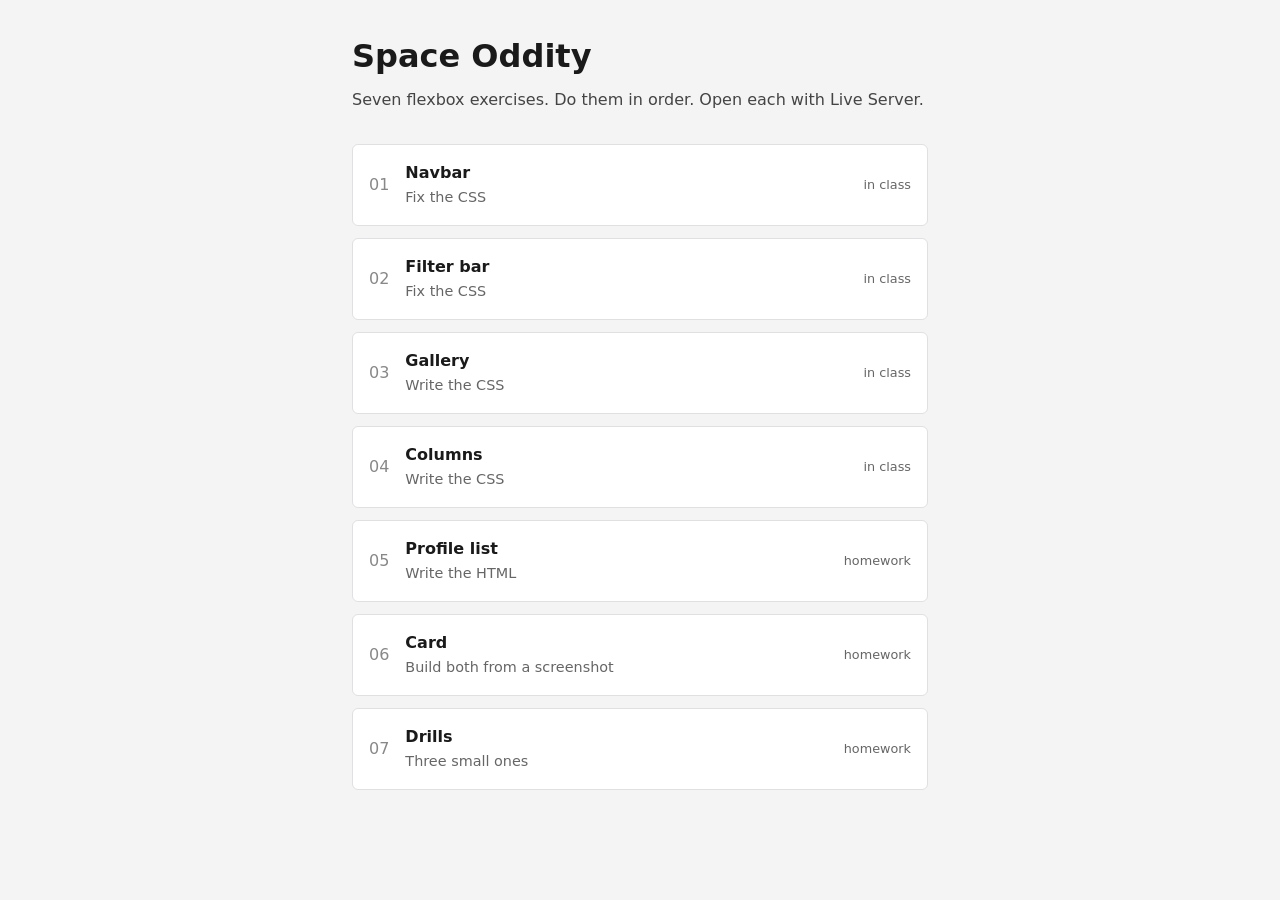
<file: index.html>
<!DOCTYPE html>
<html lang="en">
<head>
  <meta charset="UTF-8">
  <meta name="viewport" content="width=device-width, initial-scale=1.0">
  <title>Space Oddity: flexbox exercises</title>
  <link rel="stylesheet" href="shared.css">
  <style>
    main {
      max-width: 640px;
      margin: 0 auto;
      padding: 2rem;
    }
    h1 { margin: 0 0 0.5rem; }
    .lead { color: #444; margin: 0 0 2rem; }
    .list { display: flex; flex-direction: column; gap: 0.75rem; }
    .row {
      display: flex;
      align-items: center;
      gap: 1rem;
      padding: 1rem;
      border: 1px solid #e0e0e2;
      border-radius: 6px;
      background: #fff;
      color: inherit;
      text-decoration: none;
    }
    .row:hover { border-color: #2563eb; }
    .num { color: #888; font-variant-numeric: tabular-nums; }
    .row .body { flex: 1; }
    .row .body strong { display: block; }
    .row .body span { color: #666; font-size: 0.9rem; }
    .tag { font-size: 0.8rem; color: #666; }
  </style>
</head>
<body>
  <main>
    <h1>Space Oddity</h1>
    <p class="lead">Seven flexbox exercises. Do them in order. Open each with Live Server.</p>

    <div class="list">
      <a class="row" href="01-navbar/index.html">
        <span class="num">01</span>
        <span class="body"><strong>Navbar</strong><span>Fix the CSS</span></span>
        <span class="tag">in class</span>
      </a>
      <a class="row" href="02-filter-bar/index.html">
        <span class="num">02</span>
        <span class="body"><strong>Filter bar</strong><span>Fix the CSS</span></span>
        <span class="tag">in class</span>
      </a>
      <a class="row" href="03-gallery/index.html">
        <span class="num">03</span>
        <span class="body"><strong>Gallery</strong><span>Write the CSS</span></span>
        <span class="tag">in class</span>
      </a>
      <a class="row" href="04-columns/index.html">
        <span class="num">04</span>
        <span class="body"><strong>Columns</strong><span>Write the CSS</span></span>
        <span class="tag">in class</span>
      </a>
      <a class="row" href="05-profile-list/index.html">
        <span class="num">05</span>
        <span class="body"><strong>Profile list</strong><span>Write the HTML</span></span>
        <span class="tag">homework</span>
      </a>
      <a class="row" href="06-card/index.html">
        <span class="num">06</span>
        <span class="body"><strong>Card</strong><span>Build both from a screenshot</span></span>
        <span class="tag">homework</span>
      </a>
      <a class="row" href="07-drills/index.html">
        <span class="num">07</span>
        <span class="body"><strong>Drills</strong><span>Three small ones</span></span>
        <span class="tag">homework</span>
      </a>
    </div>
  </main>
</body>
</html>
</file>
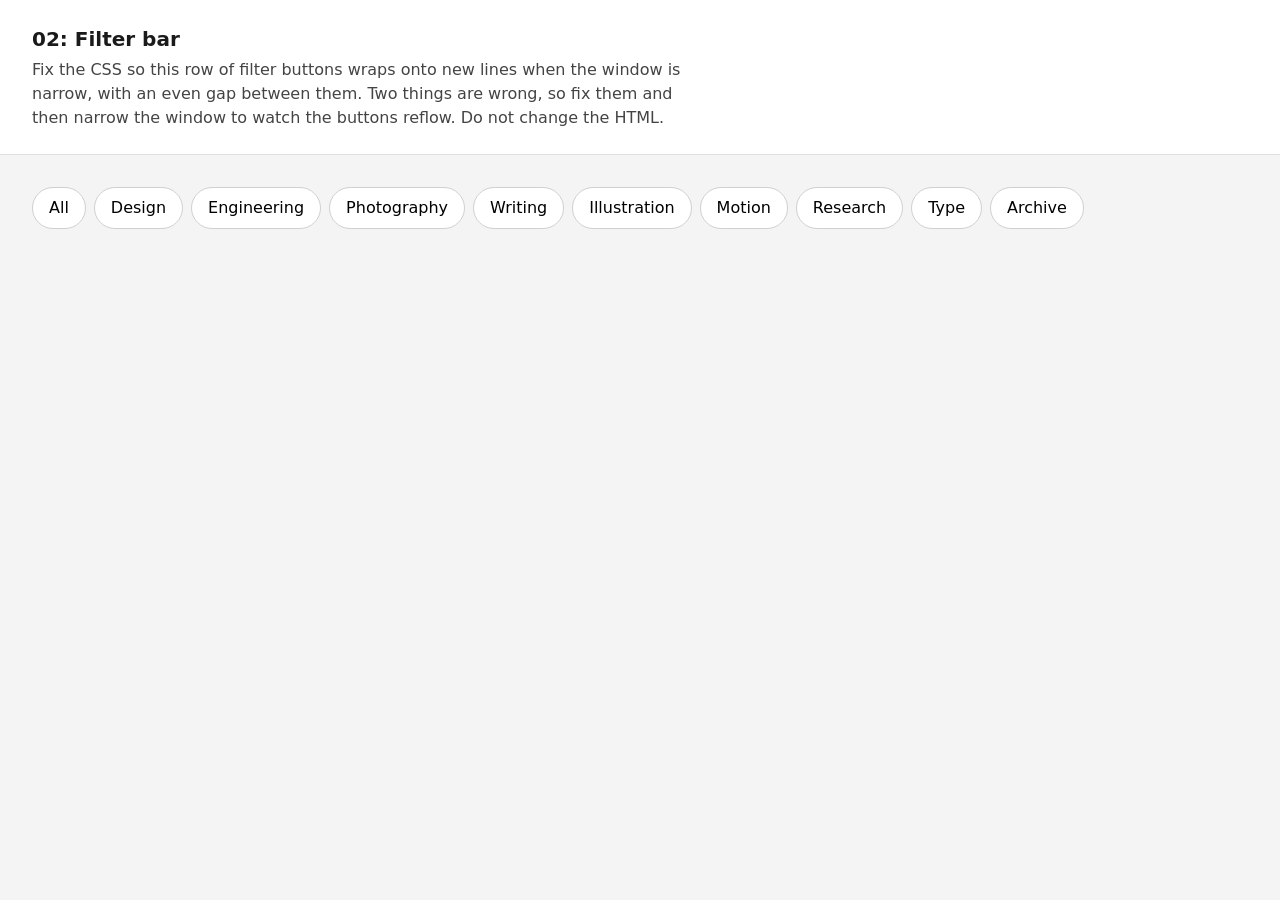
<file: 02-filter-bar/index.html>
<!DOCTYPE html>
<html lang="en">
<head>
  <meta charset="UTF-8">
  <meta name="viewport" content="width=device-width, initial-scale=1.0">
  <title>02: Filter bar</title>
  <link rel="stylesheet" href="../shared.css">
  <link rel="stylesheet" href="style.css">
</head>
<body>
  <div class="brief">
    <h1>02: Filter bar</h1>
    <p>Fix the CSS so this row of filter buttons wraps onto new lines when the window is narrow, with an even gap between them. Two things are wrong, so fix them and then narrow the window to watch the buttons reflow. Do not change the HTML.</p>
  </div>

  <div class="stage">
    <div class="filters">
      <button class="chip">All</button>
      <button class="chip">Design</button>
      <button class="chip">Engineering</button>
      <button class="chip">Photography</button>
      <button class="chip">Writing</button>
      <button class="chip">Illustration</button>
      <button class="chip">Motion</button>
      <button class="chip">Research</button>
      <button class="chip">Type</button>
      <button class="chip">Archive</button>
    </div>
  </div>
</body>
</html>
</file>
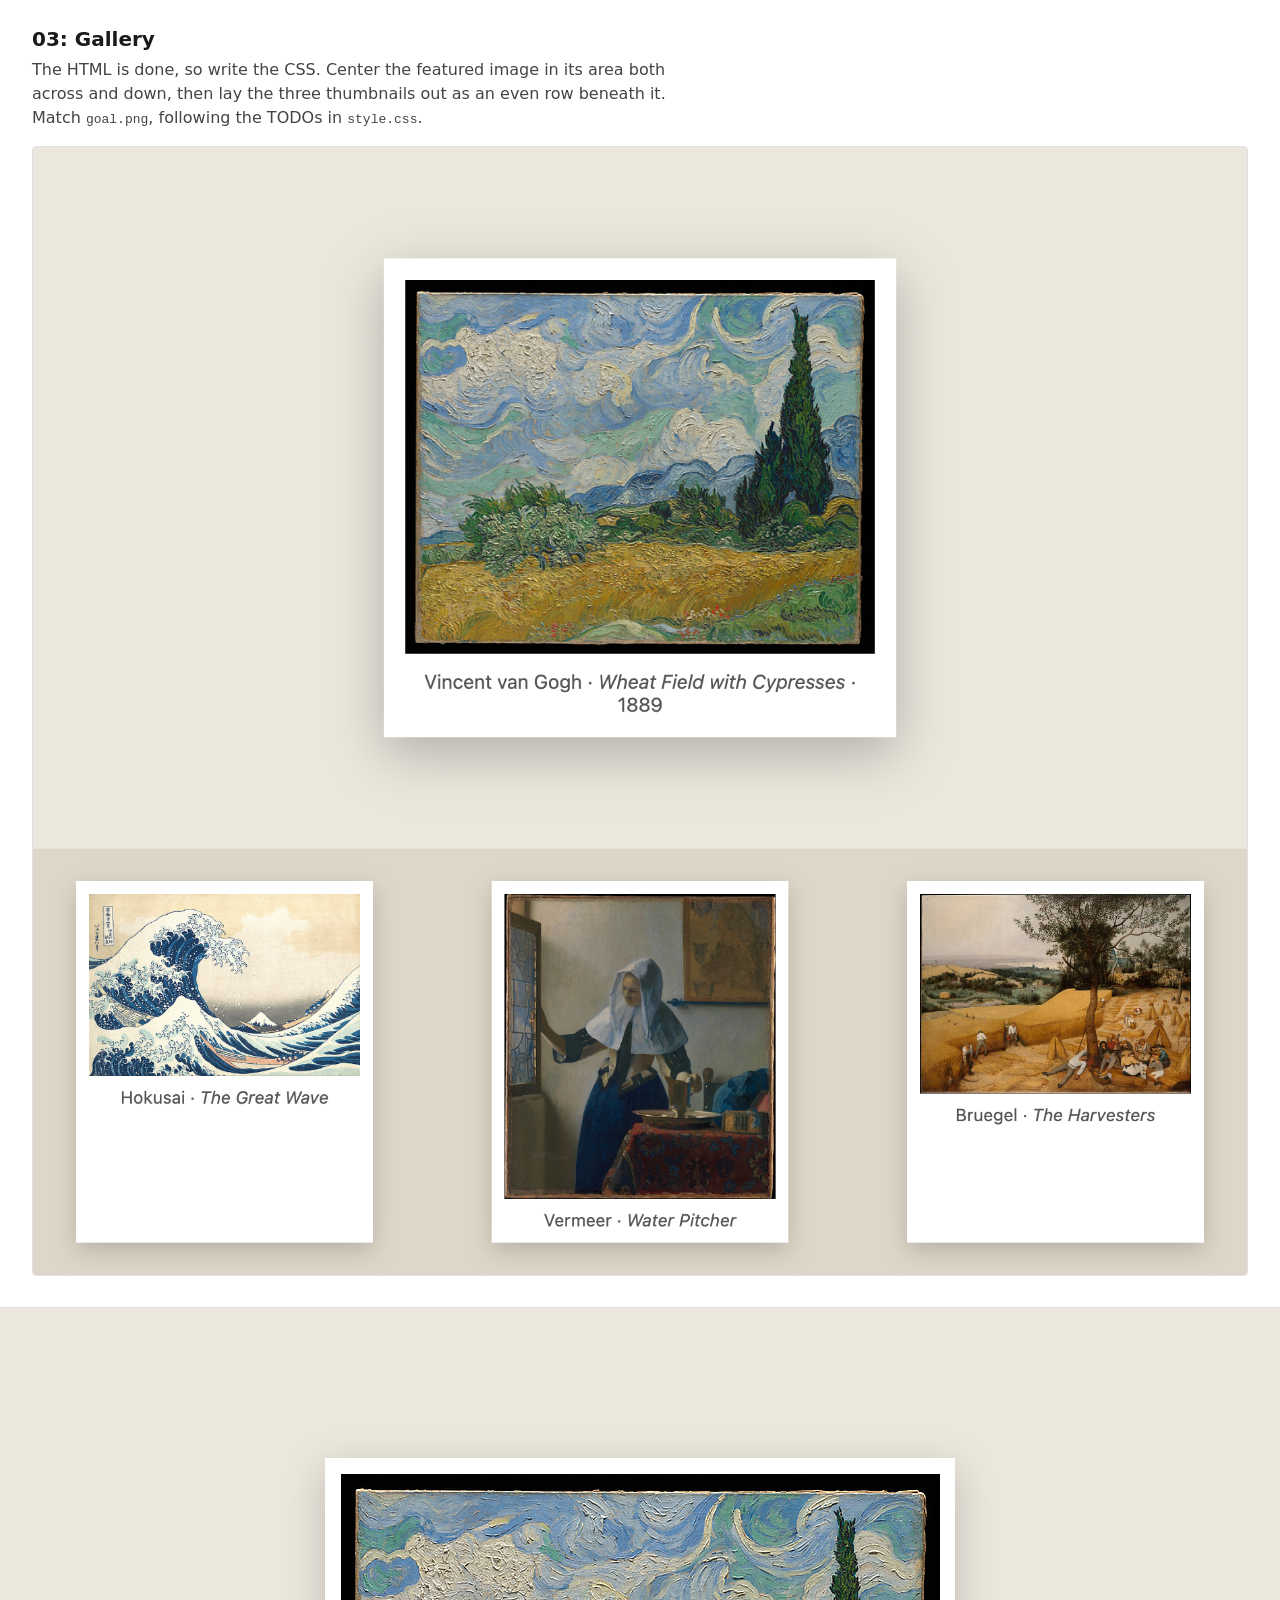
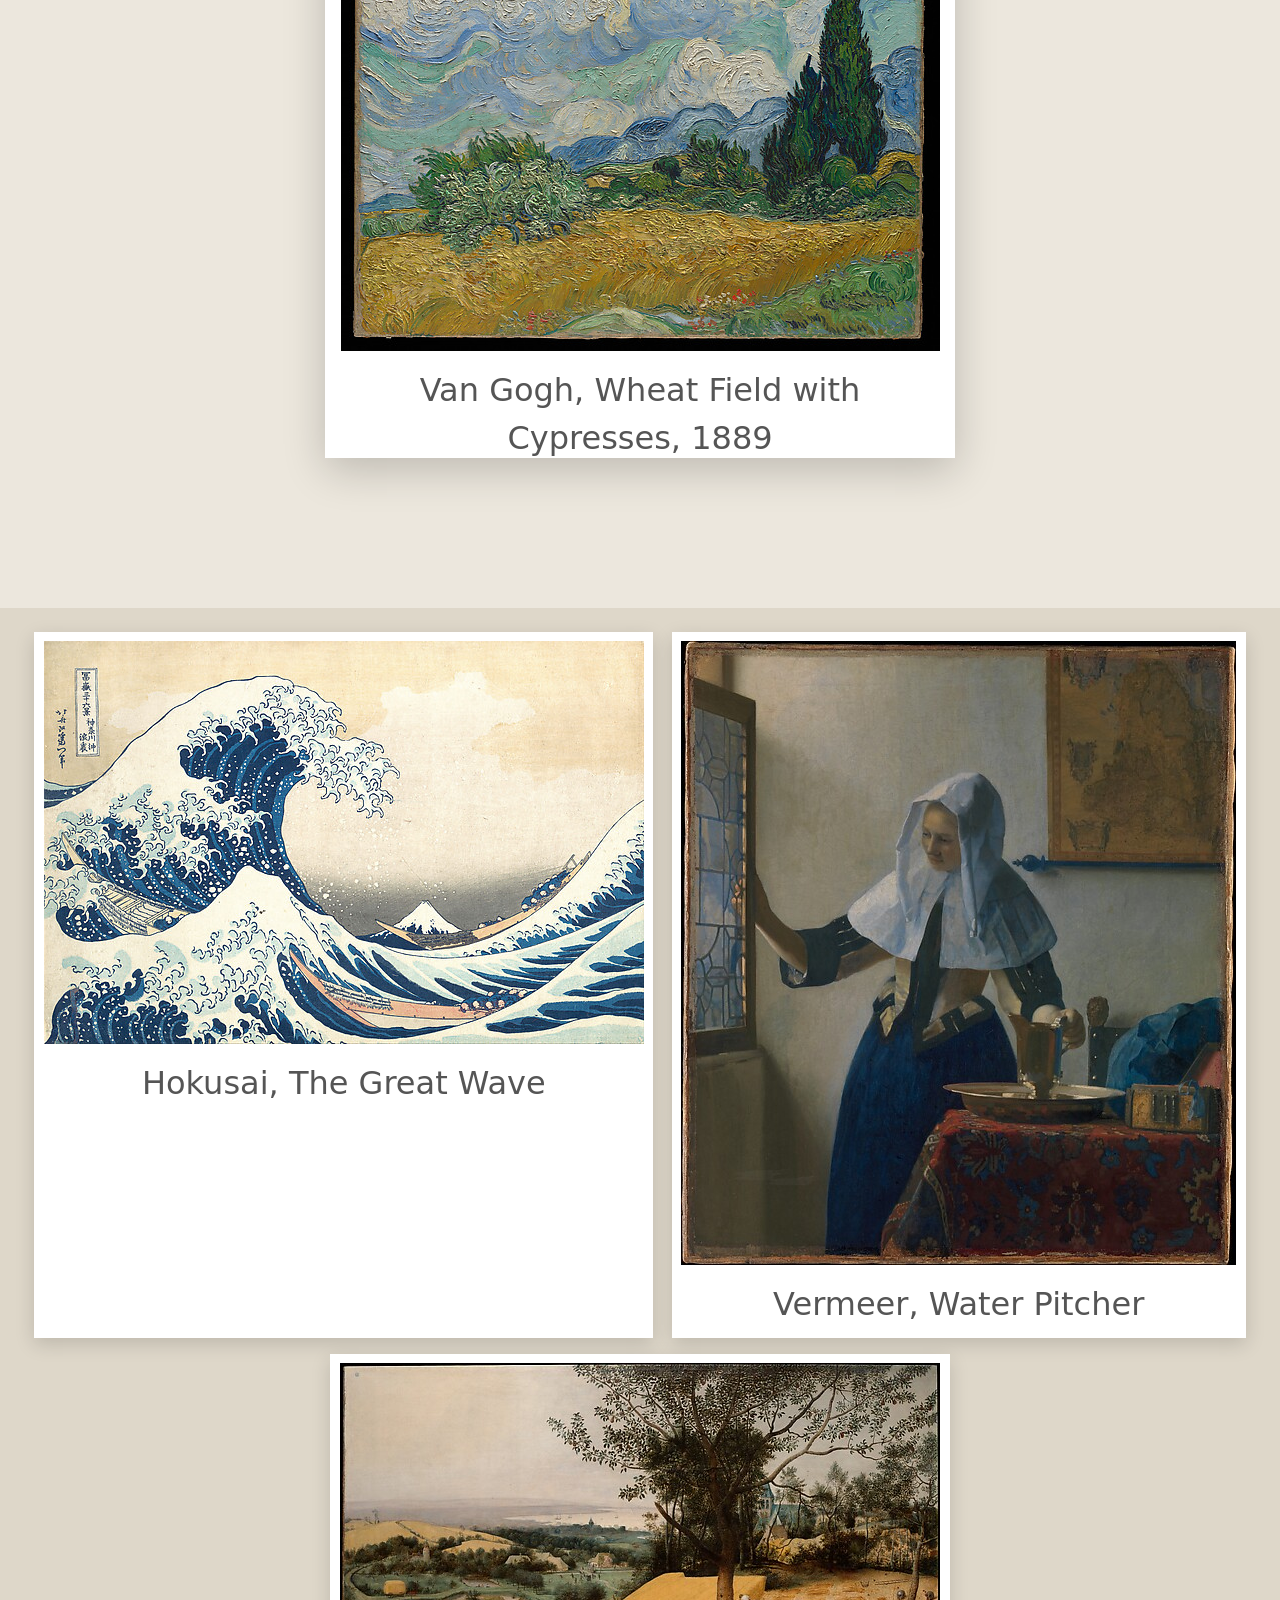
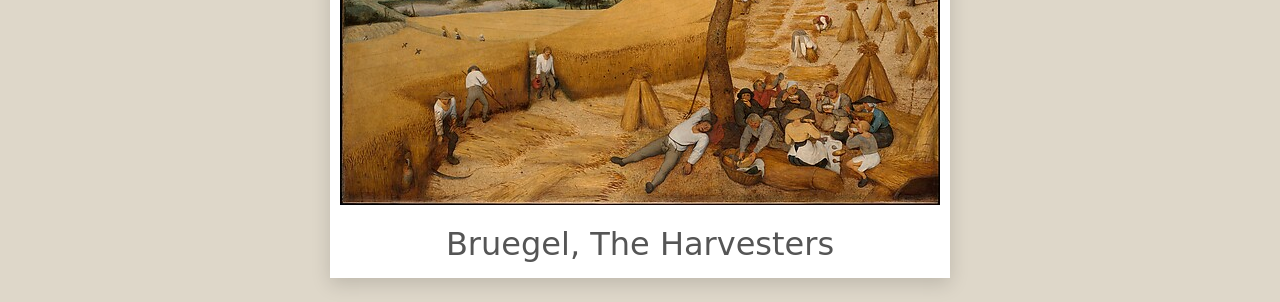
<file: 03-gallery/index.html>
<!DOCTYPE html>
<html lang="en">
<head>
  <meta charset="UTF-8">
  <meta name="viewport" content="width=device-width, initial-scale=1.0">
  <title>03: Gallery</title>
  <link rel="stylesheet" href="../shared.css">
  <link rel="stylesheet" href="style.css">
</head>
<body>
  <div class="brief">
    <h1>03: Gallery</h1>
    <p>The HTML is done, so write the CSS. Center the featured image in its area both across and down, then lay the three thumbnails out as an even row beneath it. Match <code>goal.png</code>, following the TODOs in <code>style.css</code>.</p>
    <img class="goal" src="goal.png" alt="A large featured image centered in a band, with a row of three smaller images beneath it">
  </div>

  <section class="featured">
    <figure>
      <img src="images/wheat-field.jpg" alt="Wheat Field with Cypresses by Vincent van Gogh">
      <figcaption>Van Gogh, Wheat Field with Cypresses, 1889</figcaption>
    </figure>
  </section>

  <section class="thumbs">
    <figure>
      <img src="images/great-wave.jpg" alt="The Great Wave off Kanagawa by Hokusai">
      <figcaption>Hokusai, The Great Wave</figcaption>
    </figure>
    <figure>
      <img src="images/water-pitcher.jpg" alt="Young Woman with a Water Pitcher by Vermeer">
      <figcaption>Vermeer, Water Pitcher</figcaption>
    </figure>
    <figure>
      <img src="images/harvesters.jpg" alt="The Harvesters by Bruegel">
      <figcaption>Bruegel, The Harvesters</figcaption>
    </figure>
  </section>
</body>
</html>
</file>
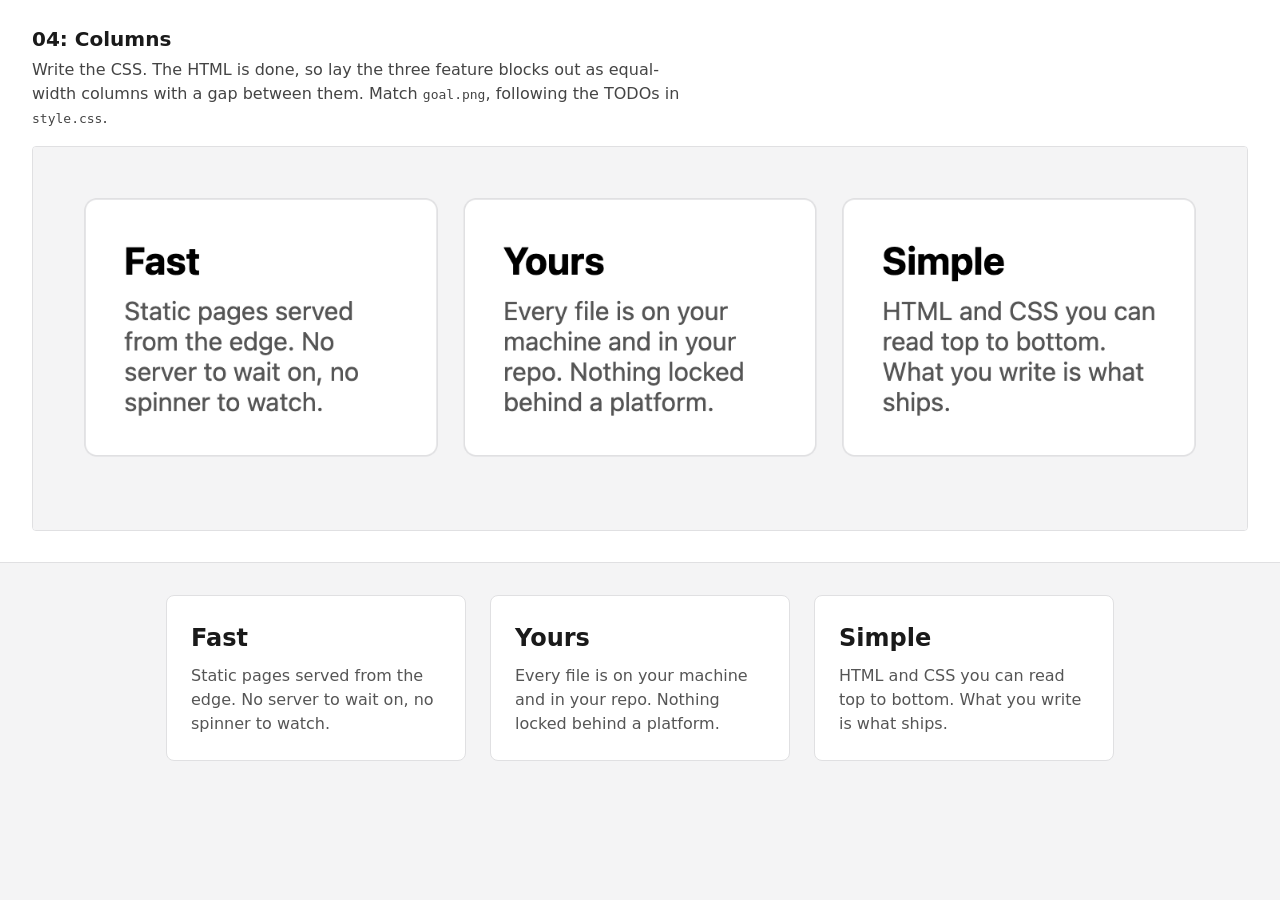
<file: 04-columns/index.html>
<!DOCTYPE html>
<html lang="en">
<head>
  <meta charset="UTF-8">
  <meta name="viewport" content="width=device-width, initial-scale=1.0">
  <title>04: Columns</title>
    <link rel="stylesheet" href="style.css">
  <link rel="stylesheet" href="../shared.css">

</head>
<body>
  <div class="brief">
    <h1>04: Columns</h1>
    <p>Write the CSS. The HTML is done, so lay the three feature blocks out as equal-width columns with a gap between them. Match <code>goal.png</code>, following the TODOs in <code>style.css</code>.</p>
    <img class="goal" src="goal.png" alt="Three equal-width columns side by side with a gap between them">
  </div>

  <div class="stage">
    <section class="features">
      <article class="feature">
        <h2>Fast</h2>
        <p>Static pages served from the edge. No server to wait on, no spinner to watch.</p>
      </article>
      <article class="feature">
        <h2>Yours</h2>
        <p>Every file is on your machine and in your repo. Nothing locked behind a platform.</p>
      </article>
      <article class="feature">
        <h2>Simple</h2>
        <p>HTML and CSS you can read top to bottom. What you write is what ships.</p>
      </article>
    </section>
  </div>
</body>
</html>
</file>
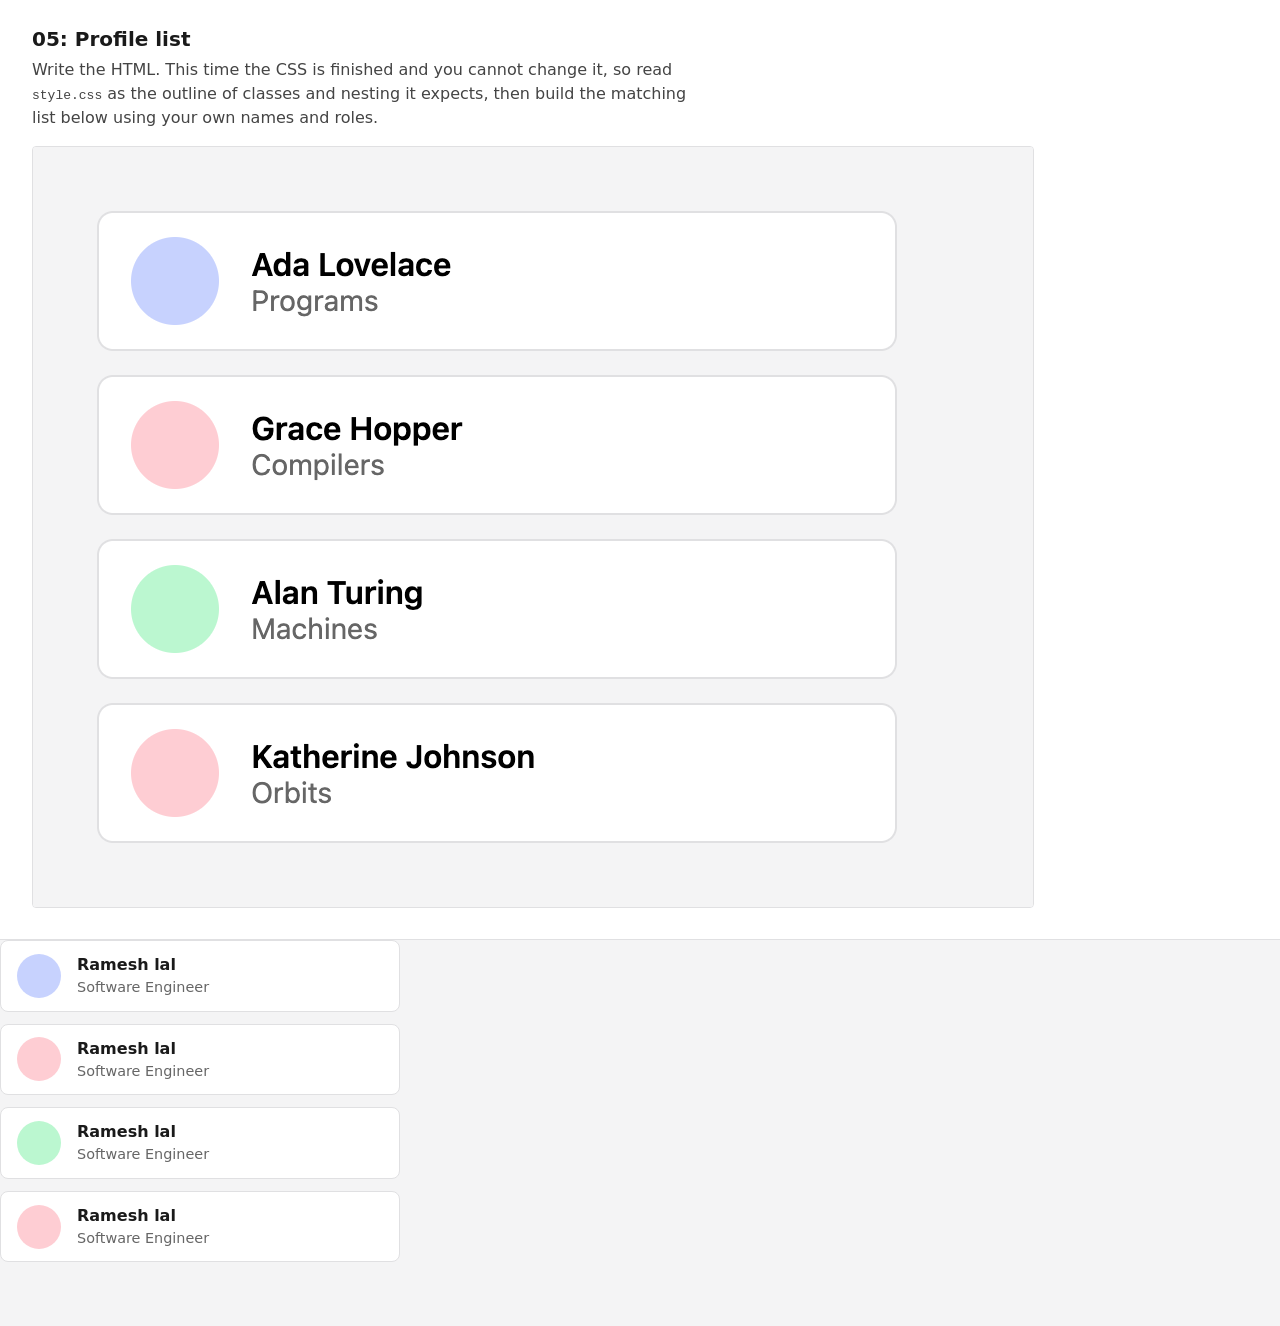
<file: 05-profile-list/index.html>
<!DOCTYPE html>
<html lang="en">
<head>
  <meta charset="UTF-8">
  <meta name="viewport" content="width=device-width, initial-scale=1.0">
  <title>05: Profile list</title>
  <link rel="stylesheet" href="../shared.css">
  <link rel="stylesheet" href="style.css">
</head>
<body>
  <div class="brief">
    <h1>05: Profile list</h1>
    <p>Write the HTML. This time the CSS is finished and you cannot change it, so read <code>style.css</code> as the outline of classes and nesting it expects, then build the matching list below using your own names and roles.</p>
    <img class="goal" src="goal.png" alt="A vertical list of people, each row showing a round avatar next to a name and role">
  </div>
  
  <div class="list">
      <div class="person">
        <div class="avatar"></div>
        <div class="info">
          <div class="name">Ramesh lal</div>
          <div class="role"> Software Engineer</div>
        </div>
      </div> 
       <div class="person">
        <div class="avatar"></div>
        <div class="info">
          <div class="name">Ramesh lal</div>
          <div class="role"> Software Engineer</div>
        </div>
      </div>
       <div class="person">
        <div class="avatar"></div>
        <div class="info">
          <div class="name">Ramesh lal</div>
          <div class="role"> Software Engineer</div>
        </div>
      </div>
       <div class="person">
        <div class="avatar"></div>
        <div class="info">
          <div class="name">Ramesh lal</div>
          <div class="role"> Software Engineer</div>
        </div>
      </div>
  </div>
  
  

  <div class="stage">
    <!-- TODO: build the list here. See style.css for the exact
         classes and nesting it expects. Four or five people is plenty. -->
  </div>
</body>
</html>
</file>
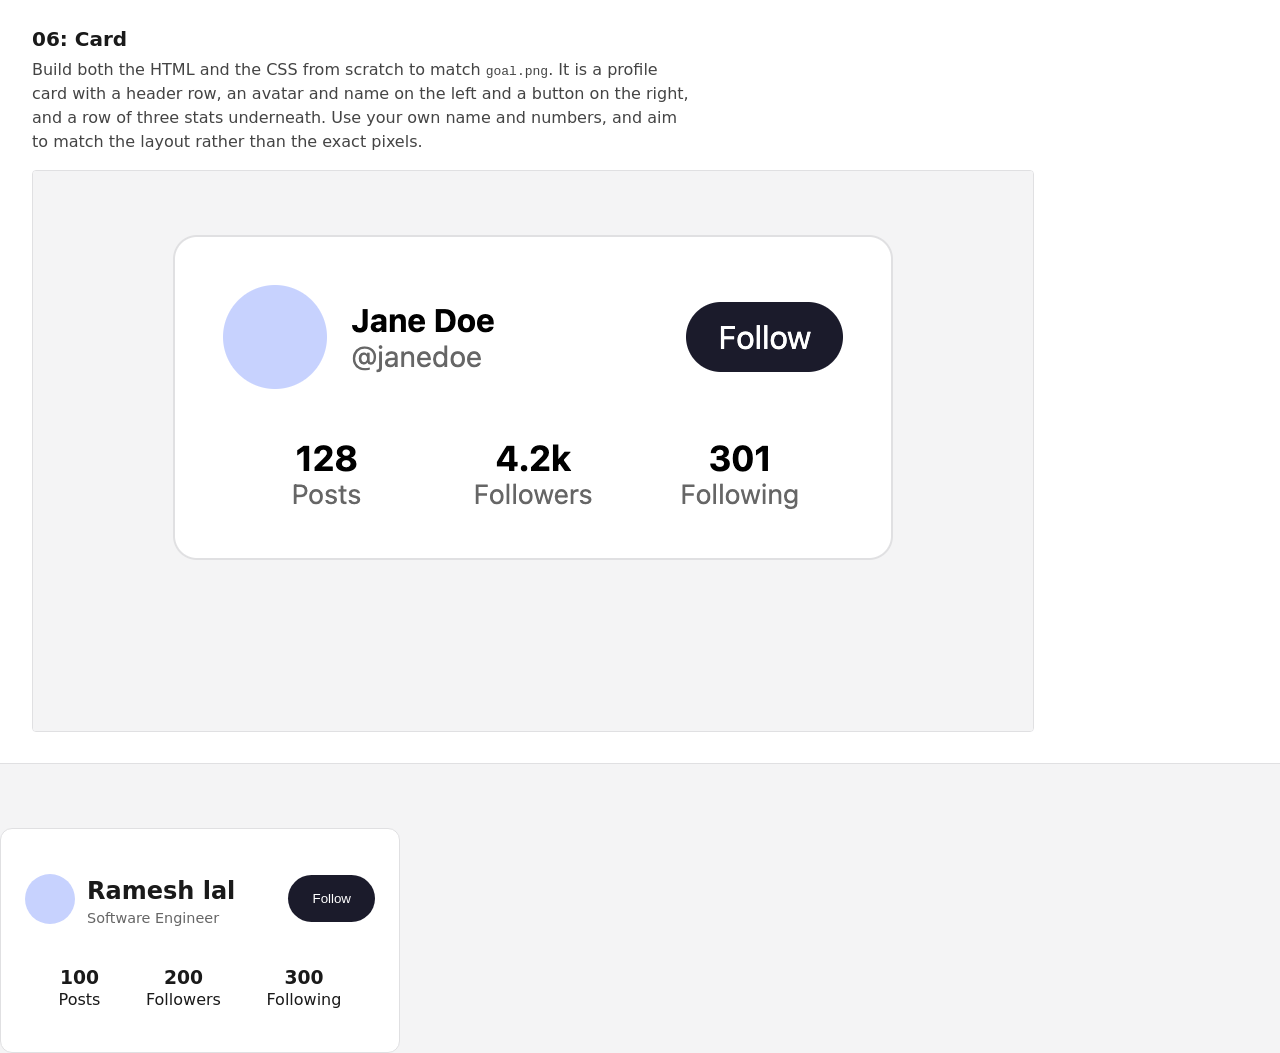
<file: 06-card/index.html>
<!DOCTYPE html>
<html lang="en">
<head>
  <meta charset="UTF-8">
  <meta name="viewport" content="width=device-width, initial-scale=1.0">
  <title>06: Card</title>
  <link rel="stylesheet" href="../shared.css">
  <link rel="stylesheet" href="style.css">
</head>
<body>
  <div class="brief">
    <h1>06: Card</h1>
    <p>Build both the HTML and the CSS from scratch to match <code>goal.png</code>. It is a profile card with a header row, an avatar and name on the left and a button on the right, and a row of three stats underneath. Use your own name and numbers, and aim to match the layout rather than the exact pixels.</p>
    <img class="goal" src="goal.png" alt="A profile card: avatar and name on the left, a follow button on the right, and a row of three stats below">
  </div>

  <div class="stage">
  </div class="avtar">
    <div class="card">
      <div class="header">
        <div class="avatar"></div>
        <div class="name">
          <h2>Ramesh lal</h2> 
        <div class="role"> <p>Software Engineer</p> </div>
      </div> 
        <button class="follow">Follow</button>
      </div>
      <div class="stats">
        <div class="stat">
          <h3>100</h3>
          <p>Posts</p>
        </div>
        <div class="stat">
          <h3>200</h3>
          <p>Followers</p>
        </div>
        <div class="stat">
          <h3>300</h3>
          <p>Following</p>
        </div>
      </div>
    </div>
  </div>
</body>
</html>
</file>
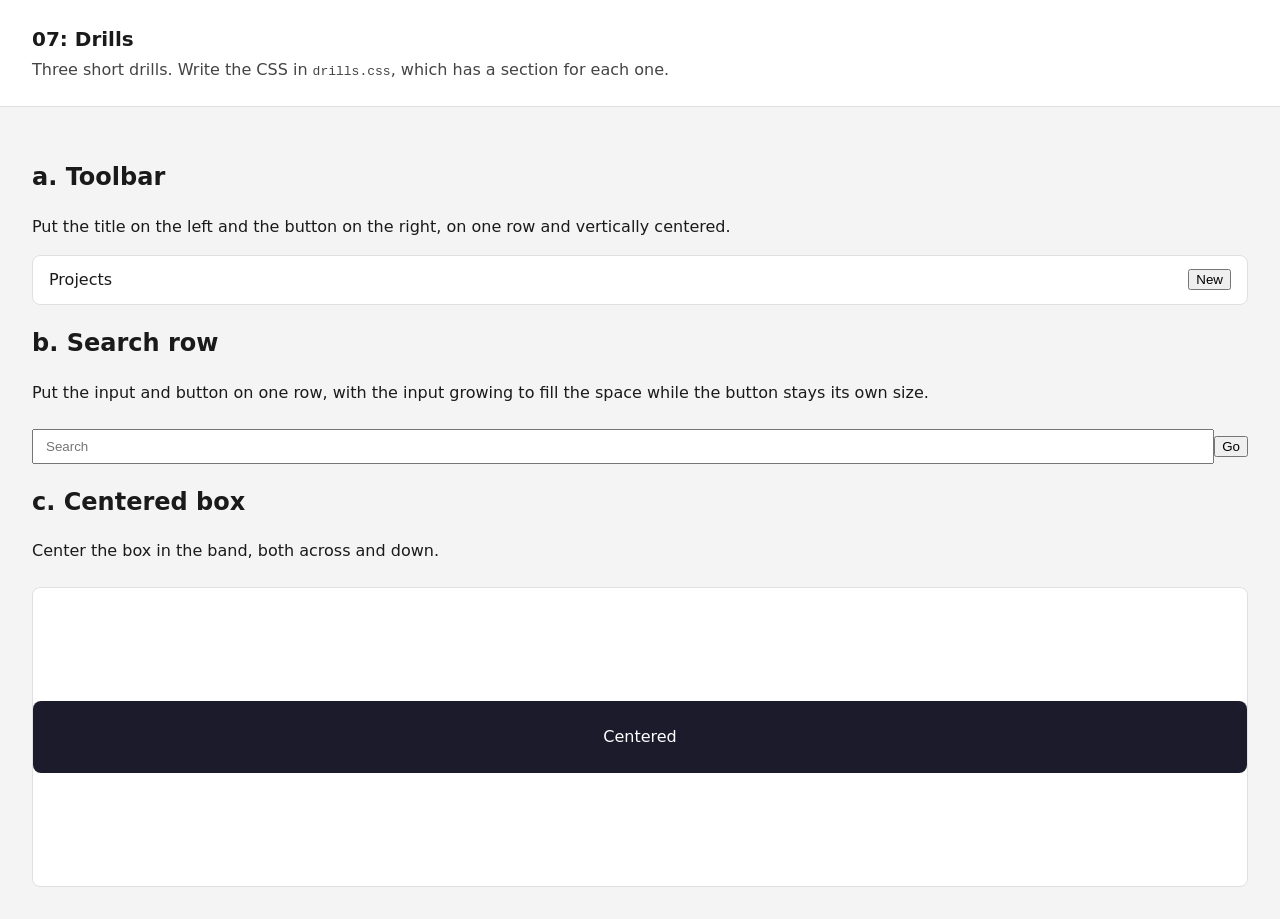
<file: 07-drills/index.html>
<!DOCTYPE html>
<html lang="en">
<head>
  <meta charset="UTF-8">
  <meta name="viewport" content="width=device-width, initial-scale=1.0">
  <title>07: Drills</title>
  <link rel="stylesheet" href="../shared.css">
  <link rel="stylesheet" href="drills.css">
</head>
<body>
  <div class="brief">
    <h1>07: Drills</h1>
    <p>Three short drills. Write the CSS in <code>drills.css</code>, which has a section for each one.</p>
  </div>

  <div class="stage">
    <h2>a. Toolbar</h2>
    <p>Put the title on the left and the button on the right, on one row and vertically centered.</p>
    <div class="toolbar">
      <span class="title">Projects</span>
      <button>New</button>
    </div>

    <h2>b. Search row</h2>
    <p>Put the input and button on one row, with the input growing to fill the space while the button stays its own size.</p>
    <div class="search">
      <input type="text" placeholder="Search">
      <button>Go</button>
    </div>

    <h2>c. Centered box</h2>
    <p>Center the box in the band, both across and down.</p>
    <div class="hero">
      <div class="box">Centered</div>
    </div>
  </div>
</body>
</html>
</file>
<file: shared.css>
/* Page chrome shared by every exercise. You work in each exercise's
   own style.css, not here. */

* {
  box-sizing: border-box;
}

body {
  margin: 0;
  font-family: system-ui, sans-serif;
  color: #1a1a1a;
  background: #f4f4f5;
  line-height: 1.5;
}

.brief {
  padding: 1.5rem 2rem;
  border-bottom: 1px solid #e0e0e2;
  background: #fff;
}

.brief h1 {
  margin: 0 0 0.25rem;
  font-size: 1.25rem;
}

.brief p {
  margin: 0;
  max-width: 65ch;
  color: #444;
}

.brief a {
  color: #2563eb;
}

.brief .goal {
  margin-top: 1rem;
  max-width: 100%;
  border: 1px solid #e0e0e2;
  border-radius: 4px;
}

.stage {
  padding: 2rem;
}
</file>
<file: 02-filter-bar/style.css>
.filters {
  display: flex;
  flex-wrap: wrap;
  gap: 0.5rem;
}

.chip {
  align-items: center;
  padding: 0.5rem 1rem;
  border: 1px solid #d0d0d4;
  border-radius: 999px;
  background: #fff;
  font: inherit;
  cursor: pointer;
  white-space: nowrap;
}

.chip:hover {
  border-color: #2563eb;
  color: #2563eb;
}
</file>
<file: 03-gallery/style.css>
.featured {
  /* TODO: flex container, full viewport height, center the figure
     across and down */
     display: flex;
     align-items: center;
  justify-content: center;
  min-height: 100vh;
  background: #ece7dd;
  padding: 2rem;
}

.featured figure {
  margin: 0;
  max-height: 600px;
  max-width: 630px;
  background: #fff;
  padding: 1rem;
  box-shadow: 0 12px 40px rgba(0, 0, 0, 0.2);
}

.thumbs {
  display: flex;
  flex-wrap: wrap;
  justify-content: space-evenly;
  gap: 1rem;
  /* TODO: flex row, even gap, thumbnails share the width */
  background: #ded7c9;
  padding: 1.5rem 2rem;
}

.thumbs figure {
  margin: 0;
  max-width: 620px;
  background: #fff;
  padding: 0.6rem;
  box-shadow: 0 6px 18px rgba(0, 0, 0, 0.15);
}

figure img {
  /* TODO: keep images inside their frames */
  height: auto;
  display: inline;
}

figcaption {
  margin-top: 0.5rem;
  text-align: center;
  color: #555;
  font-size: 2rem;
}
</file>
<file: 04-columns/style.css>
.features {
  display: flex;
  flex-direction: row;
  align-items: center;
  justify-content: center;
  gap: 1.5rem;
  /* TODO: flex row with a gap */
}

.feature {
  max-width: 300px;
  /* TODO: each column takes an equal share of the width */
  padding: 1.5rem;
  border: 1px solid #e0e0e2;
  border-radius: 8px;
  background: #fff;
}

.feature h2 {
  margin: 0 0 0.5rem;
}

.feature p {
  margin: 0;
  font-style: bold;
  color: #555;
}
</file>
<file: 05-profile-list/style.css>
/* This file is finished. Do not change it. Read it as a spec and
   write the HTML in index.html to match.

   Expected structure:
     a container with class "list"
       several rows with class "person", each holding:
         an element with class "avatar"
         an element with class "info", holding:
           an element with class "name"
           an element with class "role"
*/

.list {
  display: flex;
  flex-direction: column;
  gap: 0.75rem;
  max-width: 400px;
}

.person {
  display: flex;
  align-items: center;
  gap: 1rem;
  padding: 0.75rem 1rem;
  border: 1px solid #e0e0e2;
  border-radius: 8px;
  background: #fff;
}

.avatar {
  flex-shrink: 0;
  width: 44px;
  height: 44px;
  border-radius: 50%;
  background: #c7d2fe;
}

.person:nth-child(2n) .avatar { background: #fecdd3; }
.person:nth-child(3n) .avatar { background: #bbf7d0; }

.info {
  display: flex;
  flex-direction: column;
}

.name {
  font-weight: 600;
}

.role {
  color: #666;
  font-size: 0.9rem;
}
</file>
<file: 06-card/style.css>
.card {
 display: flex;
 flex-direction: column;
 padding: 1.5rem;
 max-width: 400px;
 border: 1px solid #e0e0e2;
  border-radius: 12px;
  background: #fff;
}

.header {
  display: inline-flex;
   justify-content: space-between;
  align-items: center;  
  gap: .75rem;
}
.stats {
  display: flex;
  justify-content: space-evenly; 

  gap: 0.75rem;
  max-width: 400px;
}

.stat {
  display: flex;
  flex-direction: column;
  justify-content: space-evenly;
  align-items: center;
}


.avatar {
  width: 50px;
  height: 50px;
  border-radius: 50%;
  background: #c7d2fe;
}

h2{
   margin: 20px 0px -15px 0;
}
h3{
   margin: 20px -20px -20px -20px;
}


.role {
  color: #666;
  font-size: 0.9rem;
}

.follow{
   margin-left: auto;
   padding: 1rem 1.5rem;
   border: none;
   border-radius:50px;
   background: #1b1b2b;
   color: #fff;
}
</file>
<file: 07-drills/drills.css>
/* a. Toolbar: title left, button far right, one row, centered. */
.toolbar {
  /* TODO */
  display: flex;
  justify-content: space-between;
  align-items: center;
  padding: 0.75rem 1rem;
  border: 1px solid #e0e0e2;
  border-radius: 8px;
  background: #fff;
}

/* b. Search row: input grows, button keeps its size. */
.search {
  /* TODO */
  display: flex;
  flex-direction: row;
  justify-content: flex-end;
  align-items: center;
  margin-top: 1.5rem;
}
.search input {
  /* TODO: grow to fill */
  flex-grow: 1;
  padding: 0.5rem 0.75rem;
}

/* c. Centered box: center it across and down the band. */
.hero {
align-content: center;
  min-height: 300px;
  margin-top: 1.5rem;
  border: 1px solid #e0e0e2;
  border-radius: 8px;
  background: #fff;
}
.box {
  display: flex;
  align-items: center;
  justify-content: center;
  padding: 1.5rem 2rem;
  background: #1b1b2b;
  color: #fff;
  border-radius: 8px;
}
</file>
